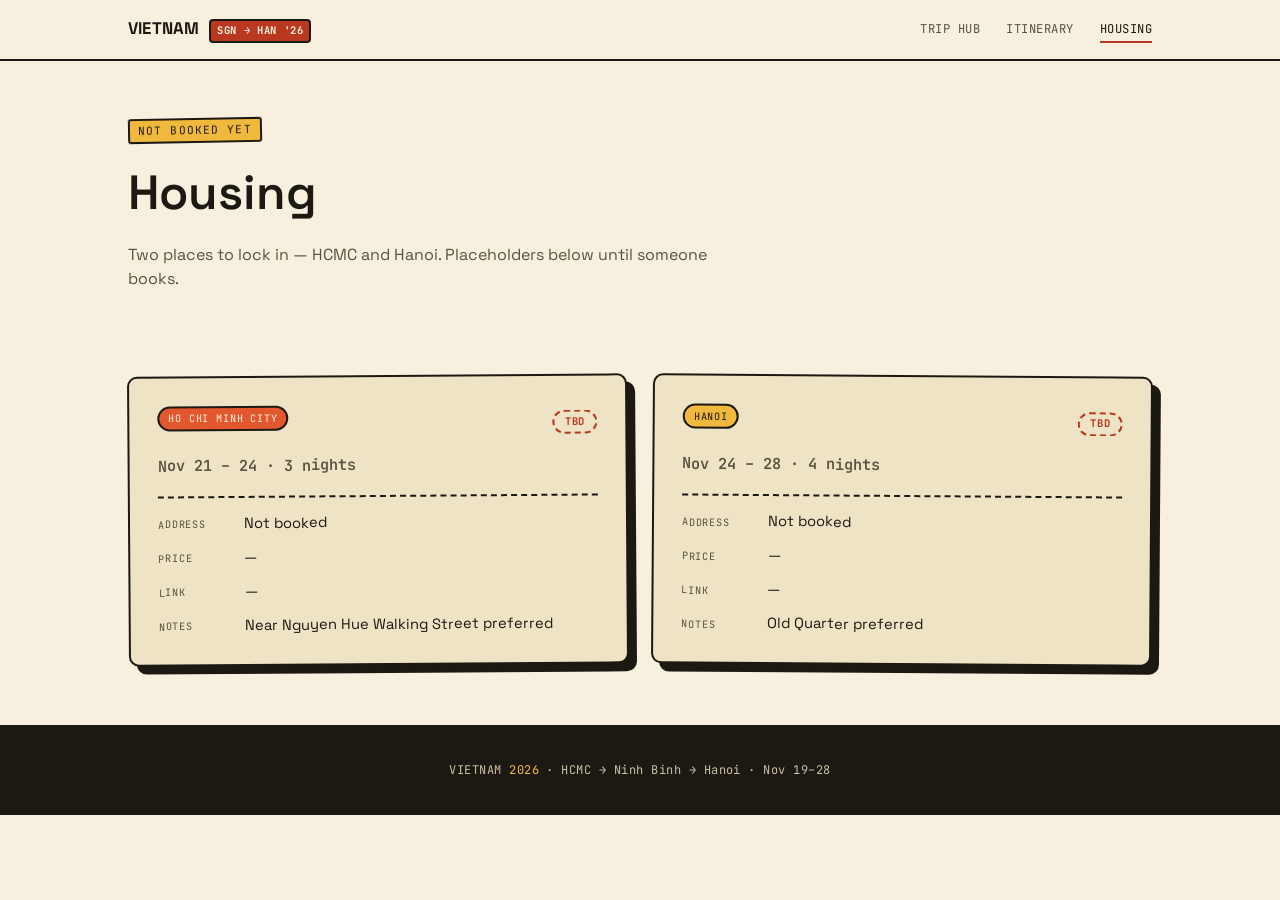
<file: housing.html>
<!DOCTYPE html>
<html lang="en">
<head>
<meta charset="UTF-8">
<meta name="viewport" content="width=device-width, initial-scale=1.0">
<title>Housing — Vietnam 2026</title>
<meta name="description" content="Housing for the Vietnam 2026 trip — not booked yet.">
<link rel="stylesheet" href="css/style.css">
</head>
<body>

<nav class="site-nav">
  <div class="wrap">
    <a class="nav-brand" href="index.html">VIETNAM <span class="flight-code">SGN&nbsp;→&nbsp;HAN&nbsp;'26</span></a>
    <ul class="nav-links">
      <li><a href="index.html">Trip Hub</a></li>
      <li><a href="itinerary.html">Itinerary</a></li>
      <li><a href="housing.html" aria-current="page">Housing</a></li>
    </ul>
  </div>
</nav>

<header class="wrap" style="padding-top:56px; padding-bottom:8px;">
  <p class="eyebrow">Not booked yet</p>
  <h1 style="font-size:clamp(2rem,4.5vw,3rem); font-weight:600; max-width:20ch;">Housing</h1>
  <p style="color:var(--ink-soft); max-width:60ch; margin-top:14px;">Two places to lock in — HCMC and Hanoi. Placeholders below until someone books.</p>
</header>

<section class="wrap">
  <div class="housing-grid">

    <article class="housing-card">
      <div class="housing-card-head">
        <span class="day-city hcm">Ho Chi Minh City</span>
        <span class="tbd-badge">TBD</span>
      </div>
      <h3>Nov 21 – 24 · 3 nights</h3>
      <dl class="field-list">
        <div><dt>Address</dt><dd>Not booked</dd></div>
        <div><dt>Price</dt><dd>—</dd></div>
        <div><dt>Link</dt><dd>—</dd></div>
        <div><dt>Notes</dt><dd>Near Nguyen Hue Walking Street preferred</dd></div>
      </dl>
    </article>

    <article class="housing-card">
      <div class="housing-card-head">
        <span class="day-city hanoi">Hanoi</span>
        <span class="tbd-badge">TBD</span>
      </div>
      <h3>Nov 24 – 28 · 4 nights</h3>
      <dl class="field-list">
        <div><dt>Address</dt><dd>Not booked</dd></div>
        <div><dt>Price</dt><dd>—</dd></div>
        <div><dt>Link</dt><dd>—</dd></div>
        <div><dt>Notes</dt><dd>Old Quarter preferred</dd></div>
      </dl>
    </article>

  </div>
</section>

<footer>
  <div class="wrap">VIETNAM <span class="gold">2026</span> · HCMC → Ninh Binh → Hanoi · Nov 19–28</div>
</footer>

</body>
</html>
</file>
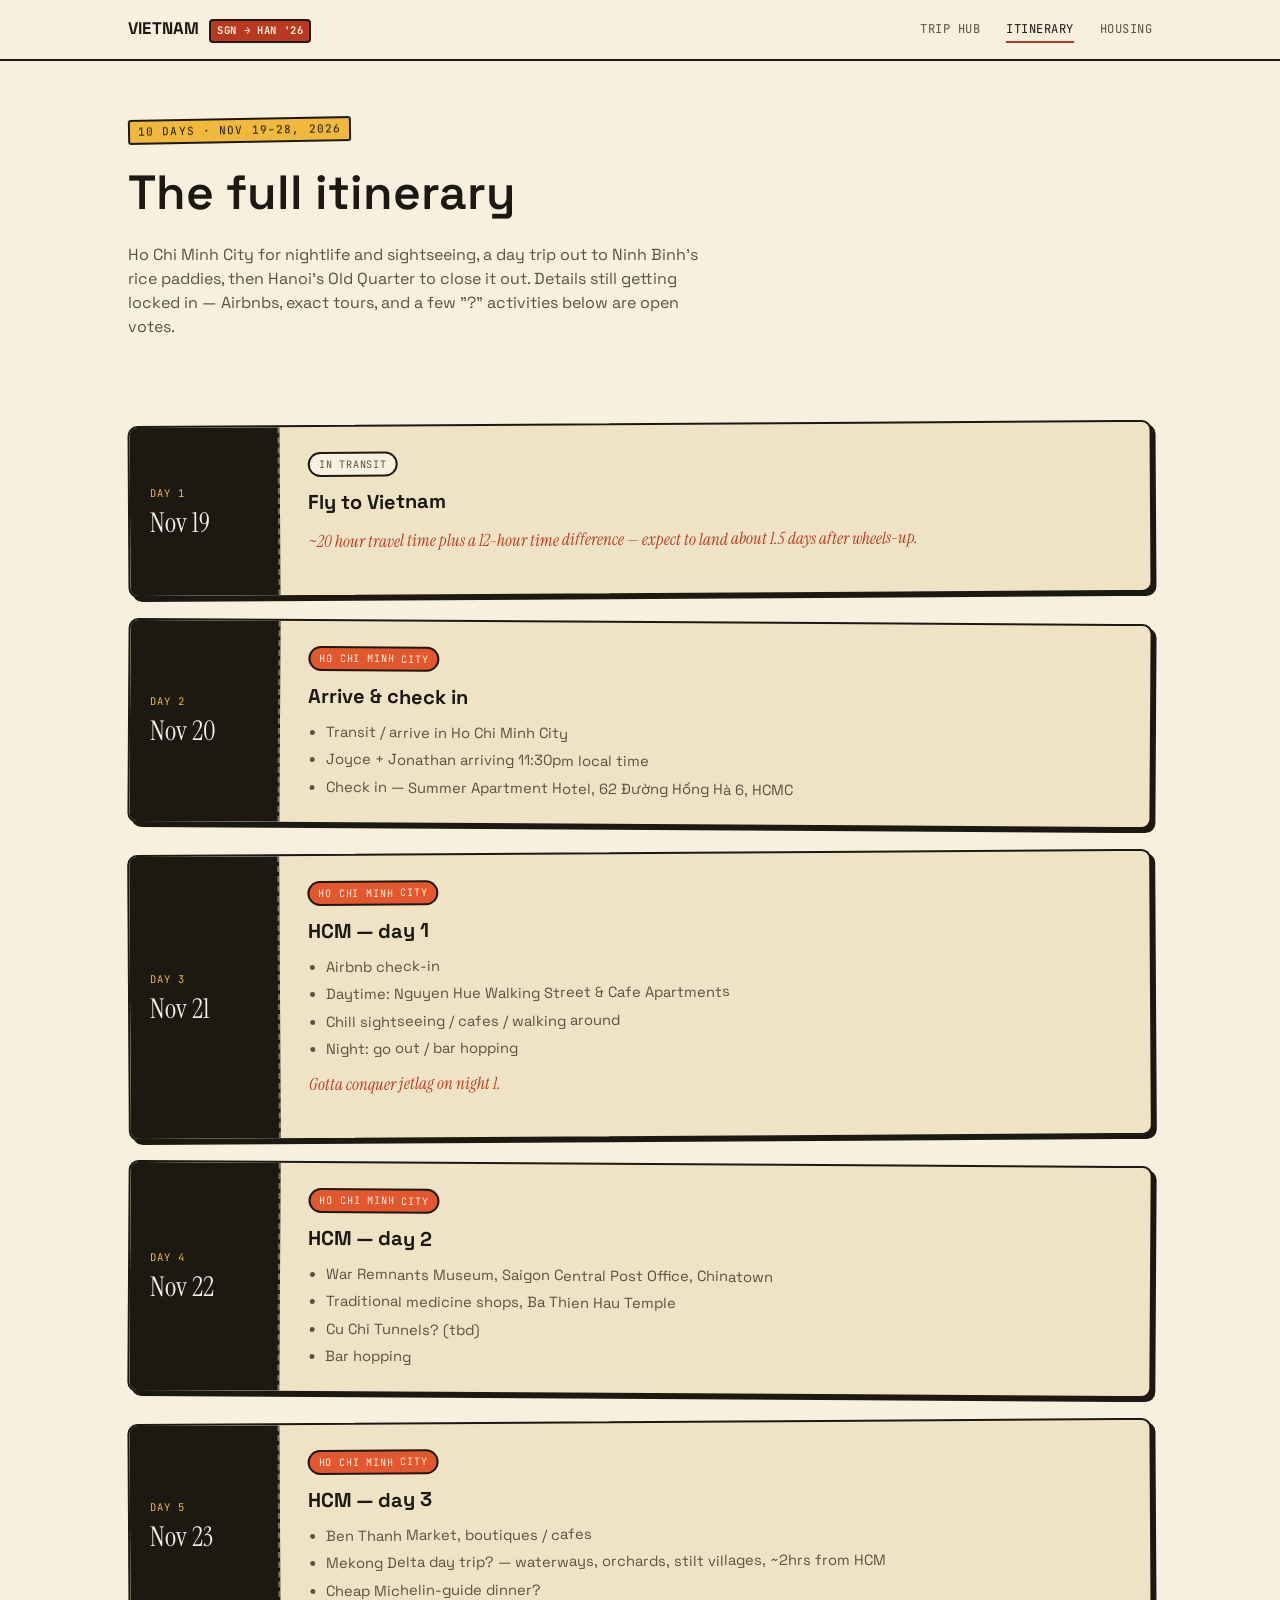
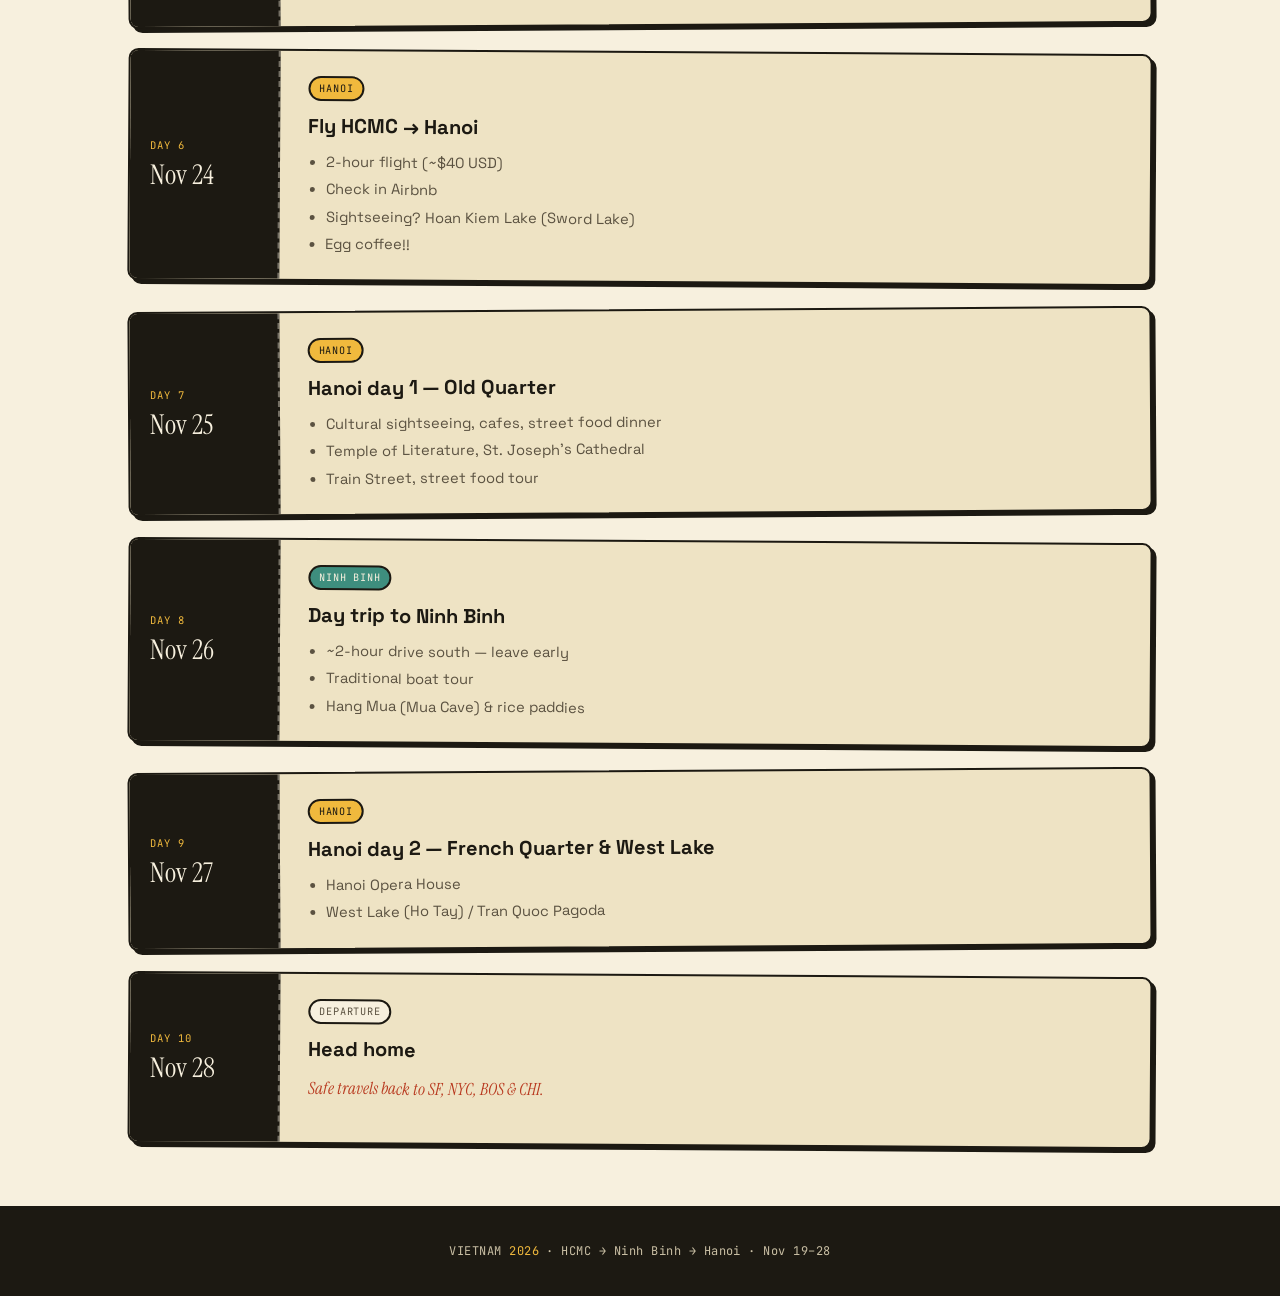
<file: itinerary.html>
<!DOCTYPE html>
<html lang="en">
<head>
<meta charset="UTF-8">
<meta name="viewport" content="width=device-width, initial-scale=1.0">
<title>Itinerary — Vietnam 2026</title>
<meta name="description" content="Day-by-day itinerary for Vietnam, November 19–28, 2026.">
<link rel="stylesheet" href="css/style.css">
</head>
<body>

<nav class="site-nav">
  <div class="wrap">
    <a class="nav-brand" href="index.html">VIETNAM <span class="flight-code">SGN&nbsp;→&nbsp;HAN&nbsp;'26</span></a>
    <ul class="nav-links">
      <li><a href="index.html">Trip Hub</a></li>
      <li><a href="itinerary.html" aria-current="page">Itinerary</a></li>
      <li><a href="housing.html">Housing</a></li>
    </ul>
  </div>
</nav>

<header class="wrap" style="padding-top:56px; padding-bottom:8px;">
  <p class="eyebrow">10 days · Nov 19–28, 2026</p>
  <h1 style="font-size:clamp(2rem,4.5vw,3rem); font-weight:600; max-width:20ch;">The full itinerary</h1>
  <p style="color:var(--ink-soft); max-width:60ch; margin-top:14px;">Ho Chi Minh City for nightlife and sightseeing, a day trip out to Ninh Binh's rice paddies, then Hanoi's Old Quarter to close it out. Details still getting locked in — Airbnbs, exact tours, and a few "?" activities below are open votes.</p>
</header>

<section class="wrap">
  <div class="day-timeline">

    <article class="day-stub">
      <div class="day-stub-date"><div class="day-num">Day 1</div><div class="day-date">Nov 19</div></div>
      <div class="day-stub-body">
        <span class="day-city transit">In transit</span>
        <h3>Fly to Vietnam</h3>
        <p class="day-note">~20 hour travel time plus a 12-hour time difference — expect to land about 1.5 days after wheels-up.</p>
      </div>
    </article>

    <article class="day-stub">
      <div class="day-stub-date"><div class="day-num">Day 2</div><div class="day-date">Nov 20</div></div>
      <div class="day-stub-body">
        <span class="day-city hcm">Ho Chi Minh City</span>
        <h3>Arrive &amp; check in</h3>
        <ul>
          <li>Transit / arrive in Ho Chi Minh City</li>
          <li>Joyce + Jonathan arriving 11:30pm local time</li>
          <li>Check in — Summer Apartment Hotel, 62 Đường Hồng Hà 6, HCMC</li>
        </ul>
      </div>
    </article>

    <article class="day-stub">
      <div class="day-stub-date"><div class="day-num">Day 3</div><div class="day-date">Nov 21</div></div>
      <div class="day-stub-body">
        <span class="day-city hcm">Ho Chi Minh City</span>
        <h3>HCM — day 1</h3>
        <ul>
          <li>Airbnb check-in</li>
          <li>Daytime: Nguyen Hue Walking Street &amp; Cafe Apartments</li>
          <li>Chill sightseeing / cafes / walking around</li>
          <li>Night: go out / bar hopping</li>
        </ul>
        <p class="day-note">Gotta conquer jetlag on night 1.</p>
      </div>
    </article>

    <article class="day-stub">
      <div class="day-stub-date"><div class="day-num">Day 4</div><div class="day-date">Nov 22</div></div>
      <div class="day-stub-body">
        <span class="day-city hcm">Ho Chi Minh City</span>
        <h3>HCM — day 2</h3>
        <ul>
          <li>War Remnants Museum, Saigon Central Post Office, Chinatown</li>
          <li>Traditional medicine shops, Ba Thien Hau Temple</li>
          <li>Cu Chi Tunnels? (tbd)</li>
          <li>Bar hopping</li>
        </ul>
      </div>
    </article>

    <article class="day-stub">
      <div class="day-stub-date"><div class="day-num">Day 5</div><div class="day-date">Nov 23</div></div>
      <div class="day-stub-body">
        <span class="day-city hcm">Ho Chi Minh City</span>
        <h3>HCM — day 3</h3>
        <ul>
          <li>Ben Thanh Market, boutiques / cafes</li>
          <li>Mekong Delta day trip? — waterways, orchards, stilt villages, ~2hrs from HCM</li>
          <li>Cheap Michelin-guide dinner?</li>
        </ul>
      </div>
    </article>

    <article class="day-stub">
      <div class="day-stub-date"><div class="day-num">Day 6</div><div class="day-date">Nov 24</div></div>
      <div class="day-stub-body">
        <span class="day-city hanoi">Hanoi</span>
        <h3>Fly HCMC → Hanoi</h3>
        <ul>
          <li>2-hour flight (~$40 USD)</li>
          <li>Check in Airbnb</li>
          <li>Sightseeing? Hoan Kiem Lake (Sword Lake)</li>
          <li>Egg coffee!!</li>
        </ul>
      </div>
    </article>

    <article class="day-stub">
      <div class="day-stub-date"><div class="day-num">Day 7</div><div class="day-date">Nov 25</div></div>
      <div class="day-stub-body">
        <span class="day-city hanoi">Hanoi</span>
        <h3>Hanoi day 1 — Old Quarter</h3>
        <ul>
          <li>Cultural sightseeing, cafes, street food dinner</li>
          <li>Temple of Literature, St. Joseph's Cathedral</li>
          <li>Train Street, street food tour</li>
        </ul>
      </div>
    </article>

    <article class="day-stub">
      <div class="day-stub-date"><div class="day-num">Day 8</div><div class="day-date">Nov 26</div></div>
      <div class="day-stub-body">
        <span class="day-city ninhbinh">Ninh Binh</span>
        <h3>Day trip to Ninh Binh</h3>
        <ul>
          <li>~2-hour drive south — leave early</li>
          <li>Traditional boat tour</li>
          <li>Hang Mua (Mua Cave) &amp; rice paddies</li>
        </ul>
      </div>
    </article>

    <article class="day-stub">
      <div class="day-stub-date"><div class="day-num">Day 9</div><div class="day-date">Nov 27</div></div>
      <div class="day-stub-body">
        <span class="day-city hanoi">Hanoi</span>
        <h3>Hanoi day 2 — French Quarter &amp; West Lake</h3>
        <ul>
          <li>Hanoi Opera House</li>
          <li>West Lake (Ho Tay) / Tran Quoc Pagoda</li>
        </ul>
      </div>
    </article>

    <article class="day-stub">
      <div class="day-stub-date"><div class="day-num">Day 10</div><div class="day-date">Nov 28</div></div>
      <div class="day-stub-body">
        <span class="day-city transit">Departure</span>
        <h3>Head home</h3>
        <p class="day-note">Safe travels back to SF, NYC, BOS &amp; CHI.</p>
      </div>
    </article>

  </div>
</section>

<footer>
  <div class="wrap">VIETNAM <span class="gold">2026</span> · HCMC → Ninh Binh → Hanoi · Nov 19–28</div>
</footer>

</body>
</html>
</file>
<file: css/style.css>
/* ==========================================================================
   Vietnam 2026 — design tokens
   Riso-print travel zine: flat inks on cream paper, hard borders,
   offset "sticker" shadows instead of blur/gradient, passport-stamp motifs.
   ========================================================================== */

@import url('https://fonts.googleapis.com/css2?family=Instrument+Serif:ital@0;1&family=Space+Grotesk:wght@400;500;600;700&family=JetBrains+Mono:wght@400;500;600;700&display=swap');

:root{
  --paper:#F7F0DE;
  --paper-2:#EEE3C4;
  --paper-3:#E4D6AC;

  --ink:#1C1912;
  --ink-soft:#5B5241;

  --red:#B8391F;
  --red-bright:#E2572E;
  --teal:#1F5C52;
  --teal-bright:#3E8E7E;
  --gold:#D89B2E;
  --gold-bright:#F0B93D;

  --on-dark:#F7F0DE;
  --on-dark-soft:#C9BFA4;

  --radius:6px;
  --radius-lg:10px;

  --border:2px solid var(--ink);
  --shadow-sm: 4px 4px 0 var(--ink);
  --shadow-lg: 8px 8px 0 var(--ink);

  --font-display:'Instrument Serif', serif;
  --font-head:'Space Grotesk', sans-serif;
  --font-body:'Space Grotesk', sans-serif;
  --font-mono:'JetBrains Mono', monospace;
}

*{ box-sizing:border-box; }

html{ scroll-behavior:smooth; }

body{
  margin:0;
  background:var(--paper);
  background-image:
    radial-gradient(var(--ink) 0.6px, transparent 0.6px);
  background-size:22px 22px;
  background-position:-11px -11px;
  background-attachment:fixed;
  color:var(--ink);
  font-family:var(--font-body);
  line-height:1.5;
  -webkit-font-smoothing:antialiased;
}
/* dial the dot-grain right down — texture, not pattern */
body{ background-color:var(--paper); }
body::before{
  content:"";
  position:fixed; inset:0;
  background-image:radial-gradient(var(--ink) 0.5px, transparent 0.5px);
  background-size:22px 22px;
  opacity:0.035;
  pointer-events:none;
  z-index:0;
}

@media (prefers-reduced-motion: reduce){
  *{ animation-duration:0.001ms !important; animation-iteration-count:1 !important; transition-duration:0.001ms !important; scroll-behavior:auto !important; }
}

a{ color:inherit; }
img{ max-width:100%; display:block; }

.wrap{
  max-width:1080px;
  margin:0 auto;
  padding-left:28px;
  padding-right:28px;
  position:relative;
  z-index:1;
}

/* ---------- nav ---------- */

.site-nav{
  position:sticky; top:0; z-index:50;
  background:var(--paper);
  border-bottom:var(--border);
}
.site-nav .wrap{
  display:flex; align-items:center; justify-content:space-between;
  flex-wrap:wrap;
  gap:10px 20px;
  padding-top:16px; padding-bottom:16px;
}
.nav-brand{
  font-family:var(--font-head);
  font-weight:700;
  font-size:1.05rem;
  letter-spacing:0.01em;
  text-decoration:none;
  color:var(--ink);
  display:flex; align-items:baseline; gap:10px;
}
.nav-brand .flight-code{
  font-family:var(--font-mono);
  font-size:0.66rem;
  color:var(--paper);
  background:var(--red);
  border:2px solid var(--ink);
  border-radius:4px;
  padding:2px 6px;
  letter-spacing:0.06em;
}
.nav-links{
  display:flex; gap:18px 26px; flex-wrap:wrap;
  list-style:none; margin:0; padding:0;
  font-family:var(--font-mono);
  font-size:0.76rem;
  letter-spacing:0.04em;
  text-transform:uppercase;
}
.nav-links a{
  text-decoration:none;
  color:var(--ink-soft);
  padding-bottom:4px;
  border-bottom:2px solid transparent;
  transition:color .15s ease, border-color .15s ease;
}
.nav-links a:hover, .nav-links a[aria-current="page"]{
  color:var(--ink);
  border-color:var(--red);
}
.nav-links a:focus-visible, a:focus-visible, button:focus-visible, input:focus-visible, select:focus-visible{
  outline:2px solid var(--red);
  outline-offset:3px;
}

/* ---------- section rhythm ---------- */

section{ padding:60px 0; }
.section-head{ margin-bottom:32px; position:relative; }
.eyebrow{
  display:inline-block;
  font-family:var(--font-mono);
  font-size:0.7rem;
  letter-spacing:0.1em;
  text-transform:uppercase;
  color:var(--ink);
  background:var(--gold-bright);
  border:2px solid var(--ink);
  border-radius:3px;
  padding:2px 8px;
  transform:rotate(-1deg);
  margin:0 0 14px;
}
h1,h2,h3{ font-family:var(--font-head); margin:0; color:var(--ink); font-weight:600; }
.section-head h2{ font-size:clamp(1.7rem,3.2vw,2.4rem); }
.section-head p{ color:var(--ink-soft); max-width:56ch; margin:12px 0 0; }

/* ---------- boarding pass: HERO ticket ---------- */

.ticket{
  position:relative;
  background:var(--paper-2);
  color:var(--ink);
  border:var(--border);
  border-radius:var(--radius-lg);
  box-shadow:var(--shadow-lg);
  overflow:hidden;
  display:grid;
  grid-template-columns: 1fr 220px;
  transform:rotate(-0.5deg);
}

.ticket-main{ padding:36px 40px; }
.ticket-stub{
  background:var(--ink);
  color:var(--paper);
  padding:36px 28px;
  display:flex; flex-direction:column; justify-content:space-between;
  position:relative;
}

/* perforation between main + stub */
.ticket-stub::before{
  content:"";
  position:absolute; left:0; top:0; bottom:0;
  width:0;
  border-left:2px dashed rgba(247,240,222,0.4);
}
.ticket-stub::after{
  content:"";
  position:absolute; left:-14px; top:-14px;
  width:28px; height:28px; border-radius:50%;
  background:var(--paper);
  border:2px solid var(--ink);
  box-shadow: 0 calc(100% - 14px) 0 -14px var(--paper), 0 calc(100% - 14px) 0 -14px var(--ink);
}

.ticket-route{
  font-family:var(--font-mono);
  font-size:0.75rem;
  letter-spacing:0.1em;
  text-transform:uppercase;
  color:var(--ink-soft);
  margin-bottom:6px;
}
.ticket-main h1{
  font-family:var(--font-display);
  font-weight:400;
  font-size:clamp(2.3rem,4.8vw,3.6rem);
  line-height:1.05;
}
.ticket-main h1 em{
  font-style:italic;
  color:var(--red);
}

.ticket-meta{
  display:grid;
  grid-template-columns:repeat(3,auto);
  gap:26px;
  margin-top:28px;
  padding-top:22px;
  border-top:2px dashed var(--ink);
  opacity:0.85;
}
.ticket-meta div span{ display:block; }
.ticket-meta .label{
  font-family:var(--font-mono);
  font-size:0.64rem;
  letter-spacing:0.1em;
  text-transform:uppercase;
  color:var(--ink-soft);
  margin-bottom:4px;
}
.ticket-meta .value{
  font-family:var(--font-mono);
  font-size:1rem;
  font-weight:600;
}

.ticket-stub .label{
  font-family:var(--font-mono);
  font-size:0.64rem;
  letter-spacing:0.1em;
  text-transform:uppercase;
  color:var(--gold-bright);
  margin-bottom:6px;
}
.ticket-stub .passengers{
  font-family:var(--font-mono);
  font-size:0.9rem;
  line-height:1.9;
}
.barcode{
  height:34px;
  margin-top:20px;
  background:repeating-linear-gradient(90deg, var(--paper) 0 2px, transparent 2px 5px, var(--paper) 5px 6px, transparent 6px 9px, var(--paper) 9px 12px, transparent 12px 13px);
  opacity:0.85;
}

@media (max-width:720px){
  .ticket{ grid-template-columns:1fr; transform:none; }
  .ticket-stub::before{ display:none; }
  .ticket-stub::after{ display:none; }
  .ticket-main{ padding:28px 24px; }
  .ticket-stub{ padding:24px; }
  .ticket-meta{ grid-template-columns:1fr 1fr; }
}

/* ---------- countdown ---------- */

.countdown{
  display:flex; gap:14px; flex-wrap:wrap;
  margin-top:28px;
}
.countdown .unit{
  background:var(--paper);
  border:2px solid var(--ink);
  border-radius:var(--radius);
  box-shadow:3px 3px 0 var(--ink);
  padding:14px 18px;
  min-width:80px;
  text-align:center;
}
.countdown .unit:nth-child(2){ background:var(--gold-bright); transform:rotate(-1.5deg); }
.countdown .unit:nth-child(3){ transform:rotate(1deg); }
.countdown .unit:nth-child(4){ background:var(--teal-bright); color:var(--paper); transform:rotate(-1deg); }
.countdown .unit:nth-child(4) .unit-label{ color:var(--paper); opacity:0.8; }
.countdown .num{
  font-family:var(--font-mono);
  font-size:1.8rem;
  font-weight:700;
  color:var(--ink);
  line-height:1;
}
.countdown .unit-label{
  font-family:var(--font-mono);
  font-size:0.6rem;
  letter-spacing:0.1em;
  text-transform:uppercase;
  color:var(--ink-soft);
  margin-top:6px;
}

/* ---------- route map (Leaflet) ---------- */

.route-map{
  background:var(--paper-2);
  border:var(--border);
  border-radius:var(--radius-lg);
  box-shadow:var(--shadow-sm);
  padding:8px;
}
#trip-map{
  height:420px;
  border-radius:calc(var(--radius-lg) - 4px);
  border:2px solid var(--ink);
}
@media (max-width:640px){
  #trip-map{ height:320px; }
}

/* flat pin markers */
.trip-pin{
  position:relative;
  width:22px; height:22px;
  border:2px solid var(--ink);
  border-radius:4px;
  transform:rotate(45deg);
  box-shadow:2px 2px 0 var(--ink);
}
.trip-pin.hcm{ background:var(--red-bright); }
.trip-pin.ninhbinh{ background:var(--teal-bright); }
.trip-pin.hanoi{ background:var(--gold-bright); }
.trip-pin-num{
  position:absolute;
  top:50%; left:50%;
  transform:translate(-50%,-50%) rotate(-45deg);
  font-family:var(--font-mono);
  font-weight:700;
  font-size:0.62rem;
  line-height:1;
  color:var(--paper);
}
.trip-pin.hanoi .trip-pin-num{ color:var(--ink); }

/* permanent order labels */
.leaflet-tooltip.trip-label{
  background:var(--paper);
  border:2px solid var(--ink);
  border-radius:20px;
  box-shadow:2px 2px 0 var(--ink);
  padding:2px 10px;
  font-family:var(--font-mono);
  font-weight:600;
  font-size:0.68rem;
  color:var(--ink);
  white-space:nowrap;
}
.leaflet-tooltip.trip-label::before{ display:none; }

/* leaflet chrome, retheme to match flat/hard-border system */
.leaflet-container{
  font-family:var(--font-body);
  background:var(--paper-3);
}
.leaflet-popup-content-wrapper{
  background:var(--paper);
  color:var(--ink);
  border:2px solid var(--ink);
  border-radius:var(--radius);
  box-shadow:4px 4px 0 var(--ink);
}
.leaflet-popup-tip{
  background:var(--paper);
  border:2px solid var(--ink);
  box-shadow:none;
}
.leaflet-popup-content{ margin:12px 14px; font-size:0.85rem; }
.leaflet-popup-content .popup-city{
  font-family:var(--font-head);
  font-weight:700;
  font-size:0.98rem;
  margin:0 0 4px;
}
.leaflet-popup-content .popup-meta{
  font-family:var(--font-mono);
  font-size:0.68rem;
  color:var(--ink-soft);
  letter-spacing:0.02em;
}
.leaflet-popup-close-button{ color:var(--ink) !important; }
.leaflet-control-zoom a{
  background:var(--paper) !important;
  color:var(--ink) !important;
  border:2px solid var(--ink) !important;
}
.leaflet-control-attribution{
  background:rgba(247,240,222,0.85) !important;
  font-family:var(--font-mono);
  font-size:0.62rem !important;
}

/* ---------- link cards ---------- */

.card-grid{
  display:grid;
  grid-template-columns:repeat(auto-fit,minmax(260px,1fr));
  gap:22px;
}
.link-card{
  display:flex;
  align-items:baseline;
  justify-content:space-between;
  gap:14px;
  text-decoration:none;
  background:var(--paper-2);
  border:var(--border);
  border-radius:var(--radius-lg);
  box-shadow:var(--shadow-sm);
  padding:22px 24px;
  transition:transform .12s ease, box-shadow .12s ease;
}
.link-card:hover{
  transform:translate(-3px,-3px);
  box-shadow:7px 7px 0 var(--ink);
}
.link-card .eyebrow{ margin-bottom:16px; }
.link-card h3{ font-size:1.3rem; font-weight:700; color:var(--ink); margin:0; }
.link-card p{ color:var(--ink-soft); margin:0; font-size:0.92rem; }
.link-card .go{
  margin:0;
  white-space:nowrap;
  font-family:var(--font-mono);
  font-size:0.75rem;
  font-weight:600;
  color:var(--red);
  letter-spacing:0.04em;
}

/* ---------- checklist ---------- */

.checklist{
  list-style:none; margin:0; padding:0;
  border-top:2px solid var(--ink);
}
.checklist li{
  display:flex; align-items:center; gap:14px;
  border-bottom:1px solid var(--ink);
  padding:16px 4px;
  font-size:0.98rem;
}
.checklist li:nth-child(even){ background:var(--paper-2); }
.checklist li::before{
  content:"";
  width:18px; height:18px;
  border:2px solid var(--ink);
  border-radius:3px;
  flex:none;
}
.checklist li.done{ color:var(--ink-soft); }
.checklist li.done::before{
  background:var(--teal);
  border-color:var(--teal);
}
.checklist li.done span{ text-decoration:line-through; }

/* ---------- itinerary day stubs ---------- */

.day-timeline{
  display:grid; gap:26px;
}
.day-stub{
  position:relative;
  background:var(--paper-2);
  color:var(--ink);
  border:var(--border);
  border-radius:var(--radius-lg);
  box-shadow:var(--shadow-sm);
  display:grid;
  grid-template-columns:150px 1fr;
  overflow:hidden;
}
.day-stub:nth-child(odd){ transform:rotate(-0.35deg); }
.day-stub:nth-child(even){ transform:rotate(0.35deg); }
.day-stub-date{
  background:var(--ink);
  color:var(--paper);
  padding:24px 20px;
  display:flex; flex-direction:column; justify-content:center;
  position:relative;
  border-right:2px dashed rgba(247,240,222,0.4);
}
.day-stub-date .day-num{
  font-family:var(--font-mono);
  font-size:0.66rem;
  letter-spacing:0.1em;
  text-transform:uppercase;
  color:var(--gold-bright);
}
.day-stub-date .day-date{
  font-family:var(--font-display);
  font-size:1.7rem;
  font-weight:400;
  margin-top:6px;
  line-height:1.1;
}
.day-stub-body{ padding:24px 28px; }
.day-stub-body h3{
  font-size:1.25rem; font-weight:700; color:var(--ink);
  margin-bottom:4px;
}
.day-city{
  display:inline-block;
  font-family:var(--font-mono);
  font-size:0.64rem;
  letter-spacing:0.08em;
  text-transform:uppercase;
  padding:3px 9px;
  border:2px solid var(--ink);
  border-radius:20px;
  margin-bottom:10px;
  color:var(--ink);
  background:var(--paper);
}
.day-city.hcm{ background:var(--red-bright); color:var(--paper); }
.day-city.ninhbinh{ background:var(--teal-bright); color:var(--paper); }
.day-city.hanoi{ background:var(--gold-bright); color:var(--ink); }
.day-city.transit{ background:var(--paper); color:var(--ink-soft); }

.day-stub ul{
  margin:10px 0 0; padding-left:18px;
  font-size:0.92rem; color:var(--ink-soft);
  display:grid; gap:5px;
}
.day-note{
  margin-top:12px;
  font-size:0.85rem;
  font-family:var(--font-display);
  font-style:italic;
  font-size:1.05rem;
  color:var(--red);
}

@media (max-width:640px){
  .day-stub, .day-stub:nth-child(odd), .day-stub:nth-child(even){ grid-template-columns:1fr; transform:none; }
  .day-stub-date{ flex-direction:row; gap:10px; align-items:baseline; border-right:none; border-bottom:2px dashed rgba(247,240,222,0.4); }
}

/* ---------- housing page ---------- */

.housing-grid{
  display:grid;
  grid-template-columns:repeat(auto-fit,minmax(300px,1fr));
  gap:24px;
}
.housing-card{
  background:var(--paper-2);
  border:var(--border);
  border-radius:var(--radius-lg);
  box-shadow:var(--shadow-lg);
  padding:28px;
}
.housing-card:nth-child(even){ transform:rotate(0.4deg); }
.housing-card:nth-child(odd){ transform:rotate(-0.4deg); }
.housing-card-head{
  display:flex; align-items:center; justify-content:space-between;
  margin-bottom:14px;
}
.housing-card h3{
  font-family:var(--font-mono);
  font-size:0.95rem;
  font-weight:600;
  margin-bottom:18px;
  color:var(--ink-soft);
}
.tbd-badge{
  font-family:var(--font-mono);
  font-size:0.66rem;
  font-weight:700;
  letter-spacing:0.08em;
  color:var(--red);
  border:2px dashed var(--red);
  border-radius:20px;
  padding:2px 10px;
}
.field-list{ margin:0; padding-top:14px; border-top:2px dashed var(--ink); display:grid; gap:12px; }
.field-list > div{ display:flex; gap:16px; align-items:baseline; }
.field-list dt{
  font-family:var(--font-mono);
  font-size:0.64rem;
  letter-spacing:0.08em;
  text-transform:uppercase;
  color:var(--ink-soft);
  width:70px;
  flex:none;
}
.field-list dd{ margin:0; color:var(--ink); font-size:0.92rem; }

/* ---------- footer ---------- */

footer{
  padding:36px 0;
  text-align:center;
  color:var(--on-dark-soft);
  font-family:var(--font-mono);
  font-size:0.75rem;
  letter-spacing:0.04em;
  background:var(--ink);
}
footer .gold{ color:var(--gold-bright); }
</file>
